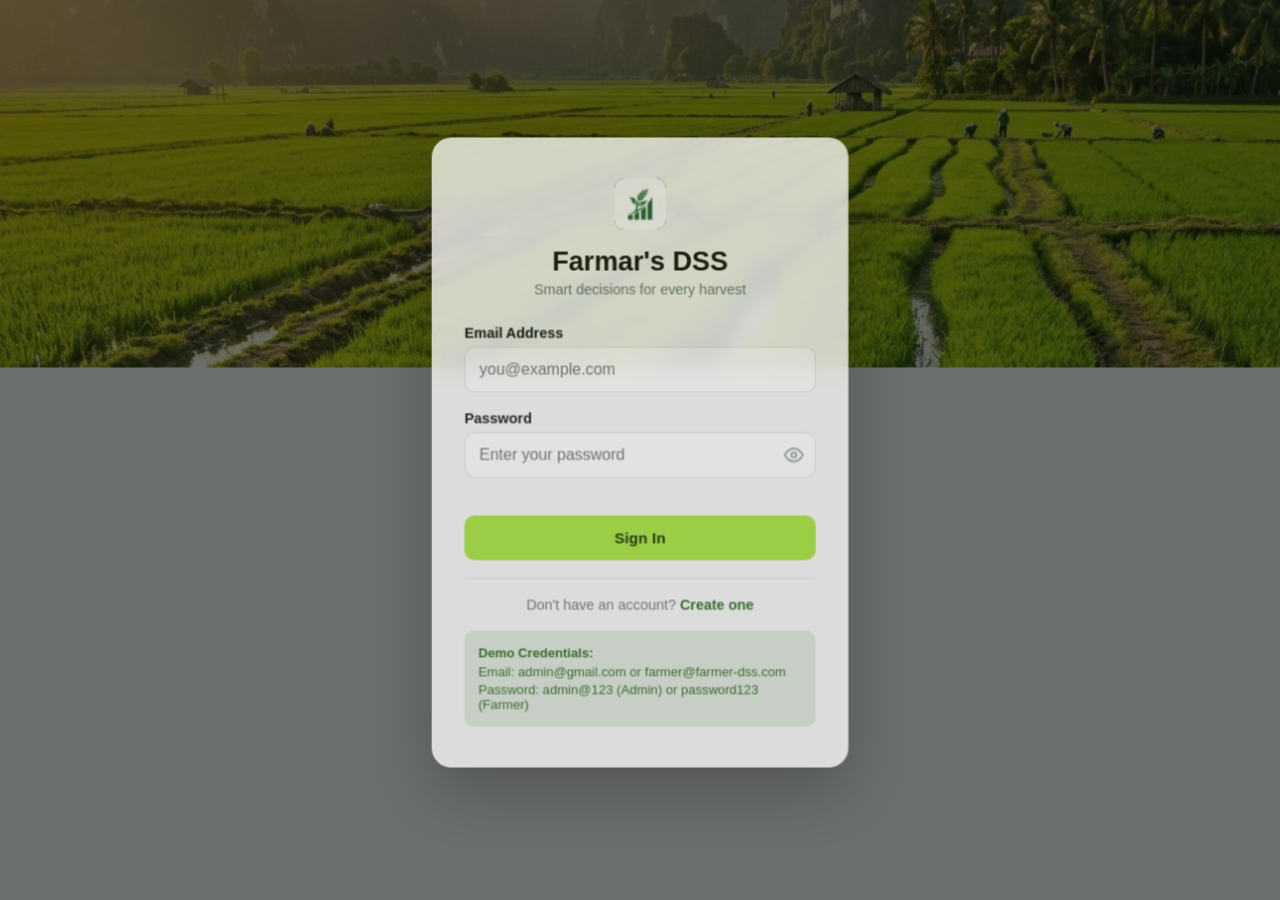
<file: index.html>
<!doctype html>
<html lang="en">
  <head>
    <meta charset="UTF-8" />
    <meta name="viewport" content="width=device-width, initial-scale=1.0" />
    <title>Farmar's DSS</title>
    <link rel="icon" type="image/png" href="logo.png" />
    <link rel="apple-touch-icon" href="logo.png" />
    <link rel="stylesheet" href="styles.css" />
  </head>
  <body>
    <div class="app-shell">
      <header class="topbar">
        <a class="brand" href="#dashboard" aria-label="Farmar's DSS home">
          <img src="logo.png" alt="Farmar's DSS Logo" class="brand-mark brand-logo" />
          <span>
            <span class="brand-label">Farmar's DSS</span>
            <span class="brand-subtitle"
              >Smart decisions for every harvest</span
            >
          </span>
        </a>

        <nav class="topnav" aria-label="Primary navigation">
          <a href="#dashboard" class="active">Dashboard</a>
          <a href="#crop-advisory">Crop Advisor</a>
          <a href="#calculator">Calculator</a>
          <a href="#market-watch">Market</a>
          <a href="#admin-panel" id="nav-admin" style="display: none;">Admin Panel</a>
        </nav>

        <div class="topbar-actions">
          <button class="icon-btn" id="warning-button" aria-label="View alerts">
            !
            <span class="badge" id="alert-count">2</span>
          </button>
          <div class="profile" id="profile-section">
            <div class="avatar" id="profile-avatar">A</div>
            <div class="profile-meta">
              <p id="profile-name">User</p>
              <span id="profile-role">Farmer</span>
            </div>
          </div>
          <button class="outline-button" id="logout-button" aria-label="Logout">
            Logout
          </button>
        </div>
      </header>

      <main class="pages">
        <section id="dashboard" class="page active">
          <div class="page-header">
            <div>
              <p class="eyebrow">Dashboard</p>
              <h1>Welcome back, Farmer!</h1>
              <p class="date-text" id="current-date">Loading date...</p>
            </div>
            <div class="status-pill">
              <span class="status-dot"></span>
              <span id="status-pill-text">System Online</span>
            </div>
          </div>

          <div class="dashboard-grid">
            <article class="panel weather-card">
              <div class="weather-top">
                <div>
                  <p class="label">Live Weather</p>
                  <h2 id="temp-value">29&deg;C</h2>
                  <p class="weather-copy" id="weather-copy">
                    Partly cloudy. Heavy rain expected tomorrow in Trincomalee.
                  </p>
                </div>
                <div class="weather-icon" aria-hidden="true">
                  <div class="sun"></div>
                  <div class="cloud"></div>
                </div>
              </div>
              <div class="advice-strip">
                <strong id="weather-risk">Rain Risk: High</strong>
                <span>Delay fertilizer application before heavy rain.</span>
              </div>
            </article>

            <article class="panel decision-card">
              <div class="card-header">
                <p class="label">Today's DSS Advice</p>
                <span>Auto summary</span>
              </div>
              <h2 id="daily-advice-title">
                Paddy is currently the safest match
              </h2>
              <p id="daily-advice-text">
                Based on Yala season, alluvial soil, irrigation water, and
                strong market demand.
              </p>
              <div class="score-row">
                <span>Recommendation confidence</span>
                <strong id="daily-score">92%</strong>
              </div>
            </article>
          </div>

          <div class="quick-row">
            <article class="metric-card">
              <p class="label">Decision Alerts</p>
              <strong id="warning-alerts">2 Critical Alerts</strong>
              <span>Rain and pest monitoring</span>
            </article>
            <article class="metric-card">
              <p class="label">Field Summary</p>
              <strong id="field-summary-value">12 Active Fields</strong>
              <span>6.8 acres under planning</span>
            </article>
            <article class="metric-card">
              <p class="label">System Logs</p>
              <strong id="system-logs-value">7 New Entries</strong>
              <span>Updated market and weather data</span>
            </article>
          </div>
        </section>

        <section id="crop-advisory" class="page">
          <div class="section-title">
            <p class="eyebrow">Advisory</p>
            <h1>Crop Advisory Engine</h1>
          </div>

          <div class="grid-two advisory-layout">
            <article class="panel advisory-inputs">
              <div class="card-header">
                <p class="label">Input Panel</p>
                <span>Change values and generate</span>
              </div>

              <div class="form-grid">
                <div class="form-group">
                  <label for="district">District</label>
                  <select id="district">
                    <option value="Trincomalee">Trincomalee</option>
                    <option value="Anuradhapura">Anuradhapura</option>
                    <option value="Jaffna">Jaffna</option>
                    <option value="Kandy">Kandy</option>
                  </select>
                </div>
                <div class="form-group">
                  <label for="soil-type">Soil Type</label>
                  <select id="soil-type">
                    <option value="Alluvial">Alluvial</option>
                    <option value="Laterite">Laterite</option>
                    <option value="Sandy">Sandy</option>
                    <option value="Clay">Clay</option>
                  </select>
                </div>
                <div class="form-group">
                  <label for="season-type">Current Season</label>
                  <select id="season-type">
                    <option value="Yala">Yala</option>
                    <option value="Maha">Maha</option>
                    <option value="Dry">Dry</option>
                  </select>
                </div>
                <div class="form-group">
                  <label for="water-source">Water Source</label>
                  <select id="water-source">
                    <option value="Irrigation">Irrigation</option>
                    <option value="Rainfed">Rainfed</option>
                    <option value="Groundwater">Groundwater</option>
                  </select>
                </div>
                <div class="form-group">
                  <label for="budget-level">Budget Level</label>
                  <select id="budget-level">
                    <option value="Medium">Medium</option>
                    <option value="Low">Low</option>
                    <option value="High">High</option>
                  </select>
                </div>
                <div class="form-group">
                  <label for="market-demand">Market Demand</label>
                  <select id="market-demand">
                    <option value="High">High</option>
                    <option value="Medium">Medium</option>
                    <option value="Low">Low</option>
                  </select>
                </div>
              </div>

              <button class="primary-button" id="generate-button">
                Generate Recommendations
              </button>
            </article>

            <article class="panel advisory-results">
              <div class="card-header">
                <p class="label">Best Match Crops</p>
                <span id="recommendation-summary"
                  >Top choices for current inputs</span
                >
              </div>
              <div class="match-cards" id="crop-results"></div>
            </article>
          </div>

          <article class="panel explanation-panel">
            <div class="card-header">
              <p class="label">Why This Recommendation?</p>
              <span>Explainable DSS output</span>
            </div>
            <ul class="reason-list" id="reason-list"></ul>
          </article>
        </section>

        <section id="calculator" class="page">
          <div class="section-title">
            <p class="eyebrow">Calculator</p>
            <h1>Input & Fertilizer Calculator</h1>
          </div>

          <div class="calculator-top">
            <div class="panel input-field">
              <label for="target-crop">Target Crop</label>
              <select id="target-crop">
                <option value="Paddy">Paddy</option>
                <option value="Maize">Maize</option>
                <option value="Chili">Chili</option>
                <option value="Red Onion">Red Onion</option>
              </select>
            </div>
            <div class="panel input-field">
              <label for="land-size">Land Size in Acres</label>
              <input
                id="land-size"
                type="number"
                min="0.25"
                step="0.25"
                value="2.5"
              />
            </div>
          </div>

          <article class="panel results-card">
            <div class="card-header">
              <p class="label">Required Fertilizer Dosage</p>
              <span id="calculator-note">Calculated for 2.5 acres</span>
            </div>
            <div class="results-grid">
              <div class="table-wrap">
                <table>
                  <thead>
                    <tr>
                      <th>Type</th>
                      <th>Kilograms</th>
                      <th>Application Schedule</th>
                    </tr>
                  </thead>
                  <tbody id="fertilizer-body"></tbody>
                </table>
              </div>
              <aside class="side-callout">
                <strong id="cost-estimate">Estimated cost: LKR 0</strong>
                <p id="fertilizer-tip">
                  Apply during early morning for maximum absorption.
                </p>
              </aside>
            </div>
          </article>
        </section>

        <section id="market-watch" class="page">
          <div class="section-title">
            <p class="eyebrow">Market</p>
            <h1>Live Crop Market Watch</h1>
          </div>

          <div class="grid-two market-layout">
            <article class="panel pricing-panel">
              <div class="card-header">
                <p class="label">Local Market Prices</p>
                <span>Current LKR/kg and weekly trends</span>
              </div>
              <div class="table-wrap">
                <table class="price-table">
                  <thead>
                    <tr>
                      <th>Crop</th>
                      <th>Price</th>
                      <th>Trend</th>
                      <th>Demand</th>
                    </tr>
                  </thead>
                  <tbody id="market-body"></tbody>
                </table>
              </div>
            </article>

            <article class="panel trend-panel">
              <div class="card-header">
                <p class="label">Profit Opportunity</p>
                <span>Simple DSS ranking</span>
              </div>
              <div class="profit-list" id="profit-list"></div>
            </article>
          </div>
          </section>

        <section id="admin-panel" class="page">
          <div class="section-title">
            <p class="eyebrow">Admin</p>
            <h1>Manage Market Prices</h1>
          </div>

          <article class="panel">
            <div class="card-header">
              <p class="label">Live Market Prices</p>
              <span>Update prices, demand, and trends</span>
            </div>
            <div class="table-wrap">
              <table class="price-table">
                <thead>
                  <tr>
                    <th>ID</th>
                    <th>Crop</th>
                    <th>Price per kg (LKR)</th>
                    <th>Trend</th>
                    <th>Demand</th>
                    <th>Actions</th>
                  </tr>
                </thead>
                <tbody id="admin-market-body">
                  <!-- Rendered via JS -->
                </tbody>
              </table>
            </div>
          </article>
        </section>
      </main>

      <div class="toast" id="toast" aria-live="polite"></div>

      <!-- Alert Popup Modal -->
      <div class="modal-overlay" id="alert-modal-overlay" aria-hidden="true">
        <div class="modal-card alert-modal-card" role="dialog" aria-modal="true" aria-labelledby="alert-modal-title">
          <button class="modal-close" id="alert-modal-close" aria-label="Close alerts">&#x2715;</button>
          <div class="modal-header">
            <div class="modal-crop-icon alert-icon">&#x26A0;</div>
            <div>
              <p class="eyebrow">Active Alerts</p>
              <h2 id="alert-modal-title">Decision Alerts</h2>
            </div>
          </div>
          <div class="modal-body" id="alert-modal-body"></div>
          <div class="modal-footer">
            <button class="outline-button" id="alert-modal-close-btn">Dismiss</button>
          </div>
        </div>
      </div>

      <div class="modal-overlay" id="modal-overlay" aria-hidden="true">
        <div
          class="modal-card"
          role="dialog"
          aria-modal="true"
          aria-labelledby="modal-title"
        >
          <button class="modal-close" id="modal-close" aria-label="Close modal">
            x
          </button>
          <div class="modal-header">
            <div class="modal-crop-icon" id="modal-icon"></div>
            <div>
              <p class="eyebrow">Growth Guide</p>
              <h2 id="modal-title">Crop Growth Guide</h2>
            </div>
          </div>
          <div class="modal-body">
            <p id="modal-description"></p>
            <ul id="modal-list"></ul>
          </div>
          <div class="modal-footer">
            <button class="outline-button" id="modal-close-btn">Close</button>
          </div>
        </div>
      </div>
    </div>

    <script src="script.js"></script>
  </body>
</html>
</file>
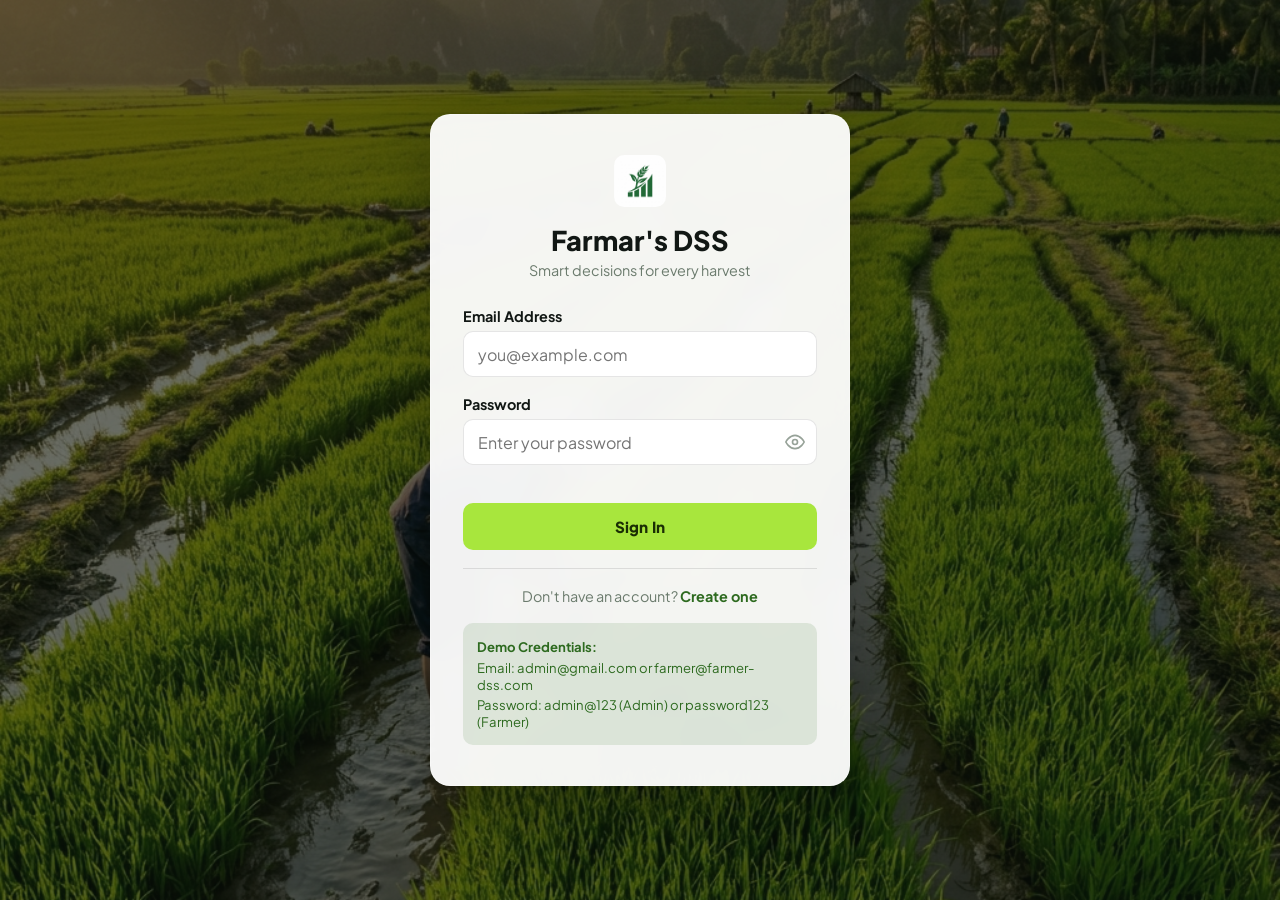
<file: login.html>
<!doctype html>
<html lang="en">
  <head>
    <meta charset="UTF-8" />
    <meta name="viewport" content="width=device-width, initial-scale=1.0" />
    <title>Login - Farmar's DSS</title>
    <link rel="icon" type="image/png" href="logo.png" />
    <link rel="apple-touch-icon" href="logo.png" />
    <link rel="stylesheet" href="styles.css" />
  </head>
  <body>
    <div class="auth-container">
      <div class="auth-card">
        <div class="auth-header">
          <img src="logo.png" alt="Farmar's DSS Logo" class="brand-mark-auth brand-logo-auth" />
          <h1>Farmar's DSS</h1>
          <p class="auth-subtitle">Smart decisions for every harvest</p>
        </div>

        <form id="login-form" class="auth-form">
          <div class="form-group">
            <label for="login-email">Email Address</label>
            <input
              id="login-email"
              type="email"
              name="email"
              placeholder="you@example.com"
              required
            />
          </div>

          <div class="form-group">
            <label for="login-password">Password</label>
            <div class="password-input-wrap">
              <input
                id="login-password"
                type="password"
                name="password"
                placeholder="Enter your password"
                required
              />
              <button type="button" class="password-toggle" aria-label="Show password">
                <svg class="icon-eye" xmlns="http://www.w3.org/2000/svg" width="20" height="20" viewBox="0 0 24 24" fill="none" stroke="currentColor" stroke-width="2" stroke-linecap="round" stroke-linejoin="round"><path d="M1 12s4-8 11-8 11 8 11 8-4 8-11 8-11-8-11-8z"></path><circle cx="12" cy="12" r="3"></circle></svg>
                <svg class="icon-eye-off" xmlns="http://www.w3.org/2000/svg" width="20" height="20" viewBox="0 0 24 24" fill="none" stroke="currentColor" stroke-width="2" stroke-linecap="round" stroke-linejoin="round" style="display:none;"><path d="M17.94 17.94A10.07 10.07 0 0 1 12 20c-7 0-11-8-11-8a18.45 18.45 0 0 1 5.06-5.94M9.9 4.24A9.12 9.12 0 0 1 12 4c7 0 11 8 11 8a18.5 18.5 0 0 1-2.16 3.19m-6.72-1.07a3 3 0 1 1-4.24-4.24"></path><line x1="1" y1="1" x2="23" y2="23"></line></svg>
              </button>
            </div>
          </div>

          <button type="submit" class="primary-button">Sign In</button>

          <p class="auth-error" id="login-error"></p>
        </form>

        <div class="auth-footer">
          <p>
            Don't have an account?
            <a href="register.html">Create one</a>
          </p>
        </div>

        <div class="demo-info">
          <p><strong>Demo Credentials:</strong></p>
          <p>Email: admin@gmail.com or farmer@farmer-dss.com</p>
          <p>Password: admin@123 (Admin) or password123 (Farmer)</p>
        </div>
      </div>
    </div>

    <script src="auth.js"></script>
  </body>
</html>
</file>
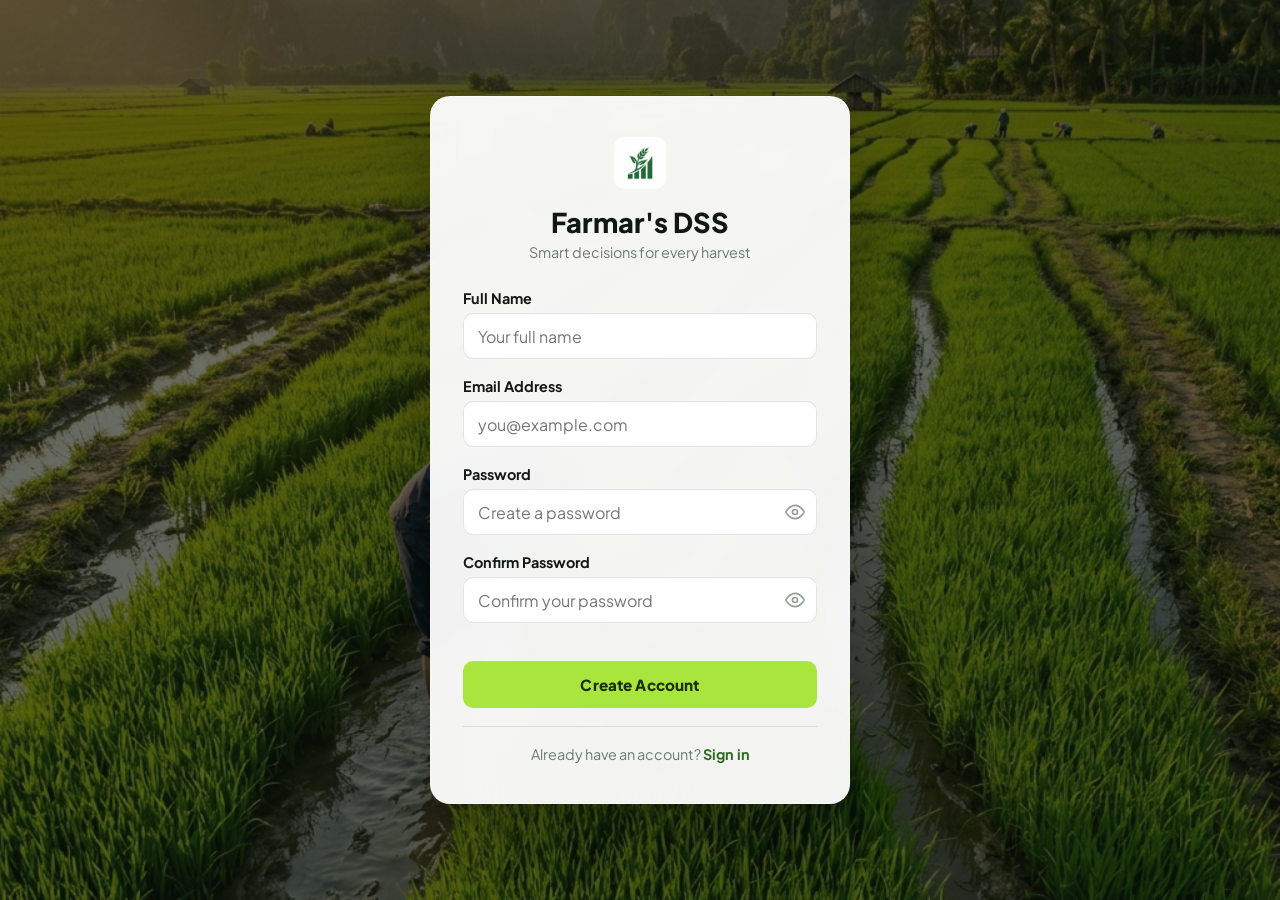
<file: register.html>
<!doctype html>
<html lang="en">
  <head>
    <meta charset="UTF-8" />
    <meta name="viewport" content="width=device-width, initial-scale=1.0" />
    <title>Register - Farmar's DSS</title>
    <link rel="icon" type="image/png" href="logo.png" />
    <link rel="apple-touch-icon" href="logo.png" />
    <link rel="stylesheet" href="styles.css" />
  </head>
  <body>
    <div class="auth-container">
      <div class="auth-card">
        <div class="auth-header">
          <img src="logo.png" alt="Farmar's DSS Logo" class="brand-mark-auth brand-logo-auth" />
          <h1>Farmar's DSS</h1>
          <p class="auth-subtitle">Smart decisions for every harvest</p>
        </div>

        <form id="register-form" class="auth-form">
          <div class="form-group">
            <label for="register-fullname">Full Name</label>
            <input
              id="register-fullname"
              type="text"
              name="fullName"
              placeholder="Your full name"
              required
            />
          </div>

          <div class="form-group">
            <label for="register-email">Email Address</label>
            <input
              id="register-email"
              type="email"
              name="email"
              placeholder="you@example.com"
              required
            />
          </div>

          <div class="form-group">
            <label for="register-password">Password</label>
            <div class="password-input-wrap">
              <input
                id="register-password"
                type="password"
                name="password"
                placeholder="Create a password"
                required
              />
              <button type="button" class="password-toggle" aria-label="Show password">
                <svg class="icon-eye" xmlns="http://www.w3.org/2000/svg" width="20" height="20" viewBox="0 0 24 24" fill="none" stroke="currentColor" stroke-width="2" stroke-linecap="round" stroke-linejoin="round"><path d="M1 12s4-8 11-8 11 8 11 8-4 8-11 8-11-8-11-8z"></path><circle cx="12" cy="12" r="3"></circle></svg>
                <svg class="icon-eye-off" xmlns="http://www.w3.org/2000/svg" width="20" height="20" viewBox="0 0 24 24" fill="none" stroke="currentColor" stroke-width="2" stroke-linecap="round" stroke-linejoin="round" style="display:none;"><path d="M17.94 17.94A10.07 10.07 0 0 1 12 20c-7 0-11-8-11-8a18.45 18.45 0 0 1 5.06-5.94M9.9 4.24A9.12 9.12 0 0 1 12 4c7 0 11 8 11 8a18.5 18.5 0 0 1-2.16 3.19m-6.72-1.07a3 3 0 1 1-4.24-4.24"></path><line x1="1" y1="1" x2="23" y2="23"></line></svg>
              </button>
            </div>
          </div>

          <div class="form-group">
            <label for="register-password-confirm">Confirm Password</label>
            <div class="password-input-wrap">
              <input
                id="register-password-confirm"
                type="password"
                name="passwordConfirm"
                placeholder="Confirm your password"
                required
              />
              <button type="button" class="password-toggle" aria-label="Show password">
                <svg class="icon-eye" xmlns="http://www.w3.org/2000/svg" width="20" height="20" viewBox="0 0 24 24" fill="none" stroke="currentColor" stroke-width="2" stroke-linecap="round" stroke-linejoin="round"><path d="M1 12s4-8 11-8 11 8 11 8-4 8-11 8-11-8-11-8z"></path><circle cx="12" cy="12" r="3"></circle></svg>
                <svg class="icon-eye-off" xmlns="http://www.w3.org/2000/svg" width="20" height="20" viewBox="0 0 24 24" fill="none" stroke="currentColor" stroke-width="2" stroke-linecap="round" stroke-linejoin="round" style="display:none;"><path d="M17.94 17.94A10.07 10.07 0 0 1 12 20c-7 0-11-8-11-8a18.45 18.45 0 0 1 5.06-5.94M9.9 4.24A9.12 9.12 0 0 1 12 4c7 0 11 8 11 8a18.5 18.5 0 0 1-2.16 3.19m-6.72-1.07a3 3 0 1 1-4.24-4.24"></path><line x1="1" y1="1" x2="23" y2="23"></line></svg>
              </button>
            </div>
          </div>

          <button type="submit" class="primary-button">Create Account</button>

          <p class="auth-error" id="register-error"></p>
        </form>

        <div class="auth-footer">
          <p>
            Already have an account?
            <a href="login.html">Sign in</a>
          </p>
        </div>
      </div>
    </div>

    <script src="auth.js"></script>
  </body>
</html>
</file>
<file: styles.css>
/* =====================================================
   FARMERS DSS — Complete Redesign
   Inspired by: Agri-tech website (dark nav, lime accent,
   paddy-field hero, white content sections)
   ===================================================== */

@import url('https://fonts.googleapis.com/css2?family=Plus+Jakarta+Sans:wght@400;500;600;700;800;900&display=swap');

/* ── TOKENS ─────────────────────────────────────────── */
:root {
  font-family: 'Plus Jakarta Sans', 'Segoe UI', sans-serif;

  /* Core palette */
  --bg:          #ffffff;
  --bg-soft:     #f4f7f3;
  --nav-bg:      #1a1f1b;        /* almost-black olive */
  --dark:        #121712;
  --dark-card:   #1e2720;
  --text:        #111714;
  --text-light:  #ffffff;
  --muted:       #6b7b6d;
  --muted-light: rgba(255,255,255,0.65);

  /* Accent — lime / yellow-green */
  --accent:      #a8e63d;        /* bright lime */
  --accent-dark: #7ab52a;
  --accent-text: #1a2e04;        /* dark text on lime button */

  /* Forest green for secondary emphasis */
  --green:       #2d6a1f;
  --green-soft:  rgba(45,106,31,0.12);

  /* Borders & shadows */
  --border:      rgba(0,0,0,0.1);
  --border-dark: rgba(255,255,255,0.1);
  --shadow:      0 4px 24px rgba(0,0,0,0.08);
  --shadow-lg:   0 12px 48px rgba(0,0,0,0.15);

  /* Feedback */
  --warning:     #f59e0b;
  --danger:      #ef4444;
  --success:     #22c55e;
}

/* ── RESET ──────────────────────────────────────────── */
*, *::before, *::after { box-sizing: border-box; margin: 0; padding: 0; }
html { scroll-behavior: smooth; }

body {
  background: var(--bg);
  color: var(--text);
  font-family: 'Plus Jakarta Sans', 'Segoe UI', sans-serif;
  -webkit-font-smoothing: antialiased;
  min-height: 100vh;
}

img { display: block; max-width: 100%; }
button, input, select, textarea { font: inherit; }
button:disabled { cursor: wait; opacity: 0.7; }

/* ── APP SHELL ──────────────────────────────────────── */
.app-shell { min-height: 100vh; display: flex; flex-direction: column; }

/* ── TOP BAR ────────────────────────────────────────── */
.topbar {
  display: flex;
  align-items: center;
  justify-content: space-between;
  gap: 24px;
  padding: 0 40px;
  height: 64px;
  background: var(--nav-bg);
  position: sticky;
  top: 0;
  z-index: 100;
  border-bottom: 1px solid var(--border-dark);
}

/* Brand */
.brand {
  display: flex;
  align-items: center;
  gap: 10px;
  color: var(--text-light);
  text-decoration: none;
  min-width: 180px;
}

.brand-mark {
  width: 36px; height: 36px;
  border-radius: 8px;
  background: var(--accent);
  display: grid; place-items: center;
  color: var(--accent-text);
  font-weight: 900;
  font-size: 1.1rem;
}

img.brand-logo {
  width: 36px; height: 36px;
  border-radius: 8px;
  object-fit: cover;
}

img.brand-logo-auth {
  width: 52px; height: 52px;
  border-radius: 10px;
  object-fit: cover;
  display: block;
  margin: 0 auto 16px;
}

.brand-label { font-weight: 800; font-size: 1rem; color: #fff; display: block; }
.brand-subtitle { font-size: 0.75rem; color: var(--muted-light); display: block; }

/* Nav links */
.topnav {
  display: flex;
  align-items: center;
  gap: 2px;
  flex: 1;
  justify-content: center;
}

.topnav a {
  padding: 8px 14px;
  border-radius: 6px;
  color: rgba(255,255,255,0.6);
  text-decoration: none;
  font-weight: 600;
  font-size: 0.9rem;
  transition: color 0.2s, background 0.2s;
}

.topnav a:hover { color: #fff; background: rgba(255,255,255,0.08); }

.topnav a.active {
  color: var(--accent);
  background: rgba(168,230,61,0.1);
}

/* Topbar actions */
.topbar-actions { display: flex; align-items: center; gap: 10px; }

.icon-btn {
  position: relative;
  width: 36px; height: 36px;
  border: 1px solid var(--border-dark);
  border-radius: 8px;
  background: rgba(255,255,255,0.08);
  color: var(--warning);
  font-weight: 800;
  cursor: pointer;
  display: grid; place-items: center;
  transition: background 0.2s;
}
.icon-btn:hover { background: rgba(255,255,255,0.15); }

.badge {
  position: absolute; top: -6px; right: -6px;
  min-width: 18px; height: 18px;
  padding: 0 4px;
  border-radius: 999px;
  background: var(--danger);
  color: #fff;
  font-size: 0.65rem;
  font-weight: 800;
  display: grid; place-items: center;
}

.profile {
  display: flex; align-items: center; gap: 8px;
  padding: 5px 10px;
  border: 1px solid var(--border-dark);
  border-radius: 8px;
  background: rgba(255,255,255,0.06);
  cursor: pointer;
}

.avatar {
  width: 30px; height: 30px;
  border-radius: 50%;
  background: var(--accent);
  color: var(--accent-text);
  font-weight: 800;
  font-size: 0.85rem;
  display: grid; place-items: center;
}

.profile-meta p { font-weight: 700; color: #fff; font-size: 0.85rem; }
.profile-meta span { color: var(--muted-light); font-size: 0.75rem; }

/* ── MAIN CONTENT ───────────────────────────────────── */
.pages {
  width: min(1200px, calc(100% - 40px));
  margin: 32px auto 64px;
  flex: 1;
}

/* Page transitions */
.page { display: none; opacity: 0; transform: translateY(12px); }
.page.active { display: block; animation: page-enter 0.3s ease forwards; }

@keyframes page-enter {
  from { opacity: 0; transform: translateY(12px); }
  to   { opacity: 1; transform: translateY(0); }
}

/* ── PAGE HEADER ────────────────────────────────────── */
.page-header, .section-title {
  display: flex;
  align-items: flex-end;
  justify-content: space-between;
  gap: 20px;
  margin-bottom: 24px;
}

.page-header h1, .section-title h1 {
  font-size: clamp(1.8rem, 4vw, 2.6rem);
  font-weight: 900;
  line-height: 1.15;
  color: var(--text);
}

.eyebrow, .label {
  margin: 0 0 6px;
  color: var(--green);
  font-size: 0.78rem;
  font-weight: 800;
  letter-spacing: 0.08em;
  text-transform: uppercase;
}

.date-text { color: var(--muted); font-size: 0.9rem; }

/* ── STATUS PILL ────────────────────────────────────── */
.status-pill {
  display: flex; align-items: center; gap: 8px;
  padding: 8px 14px;
  border-radius: 999px;
  background: var(--green-soft);
  color: var(--green);
  font-weight: 700;
  font-size: 0.85rem;
}

.status-dot {
  width: 8px; height: 8px;
  border-radius: 50%;
  background: var(--success);
  animation: pulse-dot 2s ease-in-out infinite;
}

@keyframes pulse-dot {
  0%, 100% { box-shadow: 0 0 0 0 rgba(34,197,94,0.5); }
  50%       { box-shadow: 0 0 0 5px rgba(34,197,94,0); }
}

/* ── GRIDS ──────────────────────────────────────────── */
.dashboard-grid, .grid-two { display: grid; gap: 20px; grid-template-columns: 2fr 1.2fr; }
.quick-row        { display: grid; gap: 16px; grid-template-columns: repeat(3, 1fr); margin-top: 20px; }
.calculator-top   { display: grid; gap: 20px; grid-template-columns: repeat(2, 1fr); margin-bottom: 20px; }
.form-grid        { display: grid; gap: 16px; grid-template-columns: repeat(2, 1fr); }
.match-cards      { display: grid; gap: 14px; }
.profit-list      { display: grid; gap: 12px; }
.advisory-layout  { display: grid; grid-template-columns: 1fr 1.2fr; align-items: start; }
.results-grid     { display: grid; grid-template-columns: minmax(0, 2fr) minmax(260px, 1fr); gap: 20px; }

/* ── CARDS / PANELS ─────────────────────────────────── */
.panel, .metric-card {
  background: var(--bg);
  border: 1px solid var(--border);
  border-radius: 14px;
  box-shadow: var(--shadow);
  transition: transform 0.22s ease, box-shadow 0.22s ease;
}

.panel { padding: 24px; }
.metric-card { padding: 22px; }

.panel:hover, .metric-card:hover {
  transform: translateY(-3px);
  box-shadow: var(--shadow-lg);
}

.metric-card strong {
  display: block;
  margin: 8px 0 6px;
  font-size: 1.5rem;
  font-weight: 900;
  color: var(--text);
}

.metric-card span { color: var(--muted); font-size: 0.88rem; }

/* ── WEATHER CARD ───────────────────────────────────── */
.weather-top { display: flex; align-items: center; justify-content: space-between; gap: 24px; }
.weather-card h2 { margin: 8px 0; font-size: clamp(2.8rem, 6vw, 4rem); font-weight: 900; line-height: 1; }
.weather-copy, #daily-advice-text { color: var(--muted); line-height: 1.6; }

.weather-icon { position: relative; flex: 0 0 90px; height: 80px; }
.sun {
  position: absolute; top: 6px; left: 8px;
  width: 42px; height: 42px;
  border-radius: 50%;
  background: #facc15;
  box-shadow: 0 0 20px rgba(250,204,21,0.4);
}
.cloud {
  position: absolute; right: 2px; bottom: 10px;
  width: 68px; height: 34px;
  border-radius: 999px;
  background: #e2e8f0;
  box-shadow: -16px -9px 0 1px #f1f5f9;
}

/* ── ADVICE STRIP ───────────────────────────────────── */
.advice-strip {
  margin-top: 16px;
  padding: 12px 16px;
  border-left: 4px solid var(--warning);
  border-radius: 8px;
  background: #fffbeb;
}
.advice-strip strong, .advice-strip span { display: block; }
.advice-strip span { margin-top: 4px; color: #92400e; font-size: 0.9rem; }

/* ── CARD HEADER ────────────────────────────────────── */
.card-header {
  display: flex; align-items: center; justify-content: space-between;
  gap: 12px;
  margin-bottom: 18px;
  border-bottom: 1px solid var(--border);
  padding-bottom: 12px;
}
.card-header span { color: var(--muted); font-size: 0.85rem; }

/* ── SCORE ROW ──────────────────────────────────────── */
.score-row {
  display: flex; align-items: center; justify-content: space-between;
  gap: 12px; margin-top: 20px; padding-top: 14px;
  border-top: 1px solid var(--border);
  color: var(--muted);
}
.score-row strong { color: var(--green); font-size: 1.5rem; font-weight: 900; }

/* ── DECISION CARD ──────────────────────────────────── */
.decision-card h2 { margin: 0 0 12px; font-size: clamp(1.3rem, 3vw, 1.9rem); font-weight: 800; }

/* ── FORM ELEMENTS ──────────────────────────────────── */
.form-group, .input-field { display: grid; gap: 6px; }
label { color: var(--text); font-weight: 700; font-size: 0.9rem; }

select, input, textarea {
  width: 100%;
  min-height: 46px;
  padding: 0 14px;
  border: 1.5px solid var(--border);
  border-radius: 10px;
  background: var(--bg);
  color: var(--text);
  outline: none;
  transition: border-color 0.2s, box-shadow 0.2s;
}

select:focus, input:focus, textarea:focus {
  border-color: var(--green);
  box-shadow: 0 0 0 3px var(--green-soft);
}

/* ── BUTTONS ────────────────────────────────────────── */
.primary-button, .outline-button {
  border: 0;
  border-radius: 10px;
  cursor: pointer;
  font-weight: 800;
  font-size: 0.95rem;
  transition: transform 0.15s ease, box-shadow 0.2s ease;
}

.primary-button {
  width: 100%;
  margin-top: 20px;
  padding: 14px 20px;
  background: var(--accent);
  color: var(--accent-text);
  letter-spacing: 0.01em;
}
.primary-button:hover { transform: translateY(-2px); box-shadow: 0 6px 20px rgba(168,230,61,0.3); }
.primary-button:active { transform: scale(0.98); }

.outline-button {
  padding: 9px 14px;
  background: transparent;
  color: var(--green);
  border: 1.5px solid var(--green);
  transition: background 0.2s, color 0.2s;
}
.outline-button:hover { background: var(--green); color: #fff; }

/* ── CROP / PROFIT CARDS ────────────────────────────── */
.crop-card, .profit-card {
  padding: 16px;
  border: 1.5px solid var(--border);
  border-radius: 12px;
  background: var(--bg);
  transition: transform 0.2s ease, box-shadow 0.2s ease, border-color 0.2s;
}
.crop-card { cursor: pointer; }
.crop-card:hover, .profit-card:hover { border-color: var(--accent); transform: translateY(-3px); box-shadow: var(--shadow-lg); }
.crop-card-top, .profit-card-top { display: flex; align-items: center; justify-content: space-between; gap: 12px; }
.crop-card h3, .profit-card h3 { margin: 0; font-size: 1.1rem; font-weight: 800; }
.crop-card p, .profit-card p { margin: 8px 0 0; line-height: 1.5; color: var(--muted); }

.score-badge {
  flex: 0 0 auto;
  padding: 5px 10px;
  border-radius: 999px;
  background: var(--green-soft);
  color: var(--green);
  font-weight: 800;
  font-size: 0.85rem;
}

.crop-tags { display: flex; flex-wrap: wrap; gap: 6px; margin: 12px 0; }
.crop-tags span {
  padding: 4px 9px;
  border-radius: 999px;
  background: var(--bg-soft);
  color: var(--muted);
  font-size: 0.78rem;
  font-weight: 600;
  border: 1px solid var(--border);
}

.explanation-panel { margin-top: 18px; }
.reason-list { margin: 0; padding-left: 20px; color: var(--muted); line-height: 1.75; }

/* ── TABLE ──────────────────────────────────────────── */
.table-wrap { overflow-x: auto; }
table { width: 100%; min-width: 540px; border-collapse: collapse; }
th, td { padding: 12px 14px; text-align: left; border-bottom: 1px solid var(--border); }
th { color: var(--muted); font-size: 0.78rem; text-transform: uppercase; letter-spacing: 0.05em; font-weight: 700; }
td { font-weight: 600; color: var(--text); }

/* ── SIDE CALLOUT ───────────────────────────────────── */
.side-callout {
  min-height: 140px;
  padding: 20px;
  border-left: 4px solid var(--green);
  border-radius: 8px;
  background: var(--green-soft);
  color: var(--green);
}
.side-callout p { margin: 10px 0 0; line-height: 1.55; color: var(--green); }

/* ── TREND BADGES ───────────────────────────────────── */
.trend {
  display: inline-grid;
  place-items: center;
  min-width: 48px; height: 28px;
  border-radius: 999px;
  font-weight: 800;
  font-size: 0.82rem;
}
.trend.up   { background: var(--green-soft);          color: var(--green); }
.trend.down { background: rgba(239,68,68,0.1);        color: #b91c1c; }
.trend.stable { background: rgba(245,158,11,0.1);     color: var(--warning); }

/* ── TOAST ──────────────────────────────────────────── */
.toast {
  position: fixed;
  left: 50%; bottom: 24px;
  z-index: 200;
  width: min(460px, calc(100% - 32px));
  padding: 14px 18px;
  border-radius: 12px;
  background: var(--dark);
  color: #fff;
  text-align: center;
  transform: translateX(-50%) translateY(20px);
  opacity: 0;
  pointer-events: none;
  transition: 0.25s ease;
  border: 1px solid rgba(255,255,255,0.1);
}
.toast.show { opacity: 1; transform: translateX(-50%) translateY(0); box-shadow: var(--shadow-lg); }
.toast strong { color: var(--accent); }

/* ── MODAL ──────────────────────────────────────────── */
.modal-overlay {
  position: fixed; inset: 0;
  z-index: 150;
  display: grid; place-items: center;
  padding: 20px;
  background: rgba(0,0,0,0.45);
  backdrop-filter: blur(4px);
  opacity: 0; visibility: hidden;
  transition: 0.22s ease;
}
.modal-overlay.active { opacity: 1; visibility: visible; }

.modal-card {
  position: relative;
  width: min(680px, 100%);
  max-height: 90vh;
  overflow-y: auto;
  padding: 28px;
  border-radius: 16px;
  background: var(--bg);
  border: 1px solid var(--border);
  box-shadow: var(--shadow-lg);
  animation: modal-enter 0.25s ease;
}

@keyframes modal-enter {
  from { opacity: 0; transform: scale(0.96) translateY(10px); }
  to   { opacity: 1; transform: scale(1) translateY(0); }
}

.modal-close {
  position: absolute; top: 16px; right: 16px;
  width: 34px; height: 34px;
  border: 1.5px solid var(--border);
  border-radius: 8px;
  background: var(--bg-soft);
  display: flex; align-items: center; justify-content: center;
  cursor: pointer;
  color: var(--text);
  font-size: 1rem;
  font-weight: 700;
  transition: background 0.2s;
}
.modal-close:hover { background: var(--border); }

.modal-header { display: flex; align-items: center; gap: 14px; padding-right: 44px; }
.modal-crop-icon { width: 46px; height: 46px; border-radius: 10px; background: var(--accent); }
.modal-header h2 { margin: 0; font-size: 1.4rem; font-weight: 900; }
.modal-body { margin-top: 18px; color: var(--muted); line-height: 1.7; }
.modal-footer { display: flex; justify-content: flex-end; margin-top: 20px; }

/* ── AUTH PAGES ─────────────────────────────────────── */
.auth-container {
  min-height: 100vh;
  display: grid; place-items: center;
  padding: 20px;
  background:
    url('paddy_hero.png') center/cover no-repeat;
  position: relative;
}

.auth-container::before {
  content: '';
  position: absolute; inset: 0;
  background: rgba(10,18,10,0.6);
}

.auth-card {
  position: relative; z-index: 1;
  width: 100%;
  max-width: 420px;
  padding: 40px 32px;
  border-radius: 20px;
  background: rgba(255,255,255,0.95);
  backdrop-filter: blur(12px);
  border: 1px solid rgba(255,255,255,0.3);
  box-shadow: 0 24px 64px rgba(0,0,0,0.3);
  animation: modal-enter 0.4s ease;
}

.auth-header { text-align: center; margin-bottom: 28px; }
.brand-mark-auth {
  width: 52px; height: 52px;
  display: grid; place-items: center;
  border-radius: 12px;
  background: var(--dark);
  color: var(--accent);
  font-weight: 900; font-size: 1.4rem;
  margin: 0 auto 14px;
}

.auth-header h1 { margin: 0 0 4px; font-size: 1.7rem; font-weight: 900; color: var(--text); }
.auth-subtitle { color: var(--muted); font-size: 0.9rem; }

.auth-form { display: grid; gap: 18px; margin-bottom: 18px; }

.auth-error {
  color: var(--danger);
  font-size: 0.88rem;
  padding: 10px 14px;
  border-radius: 8px;
  background: rgba(239,68,68,0.08);
  border: 1px solid rgba(239,68,68,0.2);
  display: none;
}

.auth-footer {
  text-align: center;
  padding-top: 18px;
  border-top: 1px solid var(--border);
  color: var(--muted);
  font-size: 0.9rem;
}
.auth-footer a { color: var(--green); text-decoration: none; font-weight: 700; }
.auth-footer a:hover { text-decoration: underline; }

.demo-info {
  margin-top: 18px;
  padding: 12px 14px;
  border-radius: 10px;
  background: var(--green-soft);
  font-size: 0.82rem;
  color: var(--green);
}
.demo-info p { margin: 3px 0; }
.demo-info strong { display: block; margin-bottom: 4px; }

/* ── PASSWORD TOGGLE ────────────────────────────────── */
.password-input-wrap { position: relative; display: flex; align-items: center; }
.password-input-wrap input { padding-right: 42px; }
.password-toggle {
  position: absolute; right: 12px;
  background: none; border: none;
  cursor: pointer; padding: 0;
  color: var(--muted);
  font-size: 1rem; opacity: 0.7;
  transition: opacity 0.2s;
  display: flex; align-items: center;
}
.password-toggle:hover { opacity: 1; }

/* ── ALERT MODAL ────────────────────────────────────── */
.alert-modal-card { border-top: 4px solid var(--warning); }
.alert-icon {
  display: grid; place-items: center;
  font-size: 1.5rem;
  background: rgba(245,158,11,0.1);
  color: var(--warning);
  border: 1px solid rgba(245,158,11,0.2);
}
.alert-list { list-style: none; display: grid; gap: 10px; }
.alert-list li {
  display: flex; gap: 12px; align-items: flex-start;
  padding: 12px 14px;
  border-radius: 8px;
  background: rgba(245,158,11,0.07);
  border-left: 4px solid var(--warning);
}
.alert-list li.alert-critical { background: rgba(239,68,68,0.08); border-left-color: var(--danger); }
.alert-badge {
  flex: 0 0 auto;
  padding: 3px 8px;
  border-radius: 999px;
  font-size: 0.7rem;
  font-weight: 800;
  text-transform: uppercase;
  background: var(--warning);
  color: #fff;
}
.alert-critical .alert-badge { background: var(--danger); }
.alert-text { flex: 1; }
.alert-text strong { display: block; margin-bottom: 3px; color: var(--text); }
.alert-text span { font-size: 0.86rem; color: var(--muted); }

/* ── WEATHER STATES ─────────────────────────────────── */
.weather-loading { opacity: 0.5; font-style: italic; }

/* ── DISTRICT WEATHER GRID ──────────────────────────── */
.district-weather-grid {
  display: grid;
  grid-template-columns: repeat(4, minmax(0,1fr));
  gap: 14px;
  margin-bottom: 10px;
}
.dwc-loading { grid-column: 1/-1; padding: 20px; text-align: center; color: var(--muted); font-style: italic; }

.district-weather-card {
  background: var(--bg);
  border: 1px solid var(--border);
  border-radius: 12px;
  padding: 18px;
  box-shadow: var(--shadow);
  border-top: 4px solid var(--border);
  transition: transform 0.2s ease, box-shadow 0.2s ease;
}
.district-weather-card:hover { transform: translateY(-3px); box-shadow: var(--shadow-lg); }
.district-weather-card.risk-high   { border-top-color: var(--danger); }
.district-weather-card.risk-medium { border-top-color: var(--warning); }
.district-weather-card.risk-low    { border-top-color: var(--success); }

.dwc-header { display: flex; justify-content: space-between; align-items: center; margin-bottom: 10px; }
.dwc-district { font-weight: 800; font-size: 0.95rem; color: var(--text); }
.dwc-temp { font-size: 1.5rem; font-weight: 900; color: var(--green); }
.dwc-text { font-size: 0.82rem; color: var(--muted); line-height: 1.5; margin: 0 0 10px; }
.dwc-footer { display: flex; justify-content: space-between; align-items: center; flex-wrap: wrap; gap: 6px; }
.dwc-risk { font-size: 0.75rem; font-weight: 800; padding: 3px 9px; border-radius: 999px; background: var(--bg-soft); color: var(--muted); }
.district-weather-card.risk-high  .dwc-risk { background: rgba(239,68,68,0.1); color: #b91c1c; }
.district-weather-card.risk-medium .dwc-risk { background: rgba(245,158,11,0.1); color: var(--warning); }
.district-weather-card.risk-low   .dwc-risk { background: var(--green-soft); color: var(--green); }
.dwc-wind { font-size: 0.75rem; color: var(--muted); }

/* ── SKELETON LOADER ────────────────────────────────── */
.skeleton-card { background: var(--bg); border: 1px solid var(--border); border-radius: 12px; padding: 18px; }
.skeleton-line {
  border-radius: 6px;
  background: linear-gradient(90deg, var(--bg-soft) 25%, #e8ede6 50%, var(--bg-soft) 75%);
  background-size: 200% 100%;
  animation: shimmer 1.4s infinite;
}
.skeleton-line.s-short  { height: 12px; width: 50%; margin-bottom: 10px; }
.skeleton-line.s-big    { height: 38px; width: 65%; margin-bottom: 10px; }
.skeleton-line.s-medium { height: 12px; width: 80%; margin-bottom: 14px; }
.skeleton-line.s-full   { height: 34px; width: 100%; border-radius: 6px; }

@keyframes shimmer {
  0%   { background-position: 200% 0; }
  100% { background-position: -200% 0; }
}

/* ── CARD ANIMATIONS ────────────────────────────────── */
.metric-card strong { transition: color 0.4s ease; }
.metric-card.highlight strong { color: var(--green); }

/* ── ADMIN PANEL ────────────────────────────────────── */
.admin-input-small {
  width: 100%; max-width: 140px;
  min-height: 36px; padding: 0 8px;
  border: 1.5px solid var(--border);
  border-radius: 8px;
  background: var(--bg); color: var(--text);
  outline: none; font-size: 0.88rem;
}
.admin-input-small:focus { border-color: var(--green); box-shadow: 0 0 0 3px var(--green-soft); }

.admin-add-form { display: flex; flex-direction: column; gap: 18px; margin-top: 14px; }
.admin-add-form .form-section-title {
  margin-top: 1.2rem;
  font-weight: 800;
  color: var(--green);
  border-bottom: 2px solid var(--green-soft);
  padding-bottom: 6px;
  font-size: 1rem;
}

.checkbox-options label { transition: color 0.2s; cursor: pointer; font-weight: 600; }
.checkbox-options label:hover { color: var(--green); }
.checkbox-options input[type="checkbox"] { cursor: pointer; accent-color: var(--green); }

.fertilizer-name-badge {
  font-weight: 800; font-size: 0.88rem;
  color: var(--green);
  background: var(--green-soft);
  border: 1px solid var(--border);
  padding: 7px 12px;
  border-radius: 8px;
  text-align: center;
}

/* ── HOW IT WORKS ───────────────────────────────────── */
.hiw-hero {
  display: grid;
  grid-template-columns: 1fr auto;
  align-items: center;
  gap: 32px;
  padding: 40px;
  border-radius: 16px;
  background: var(--dark-card);
  border: 1px solid var(--border-dark);
  margin-bottom: 2.5rem;
  box-shadow: var(--shadow-lg);
  position: relative;
  overflow: hidden;
}
.hiw-hero::before {
  content: '';
  position: absolute; inset: 0;
  background: url('paddy_hero.png') center/cover no-repeat;
  opacity: 0.15;
}
.hiw-hero-text { position: relative; z-index: 1; }
.hiw-hero-text h2 {
  margin: 0 0 12px;
  font-size: clamp(1.4rem, 3vw, 2rem);
  font-weight: 900;
  color: #fff;
}
.hiw-accent { color: var(--accent); }
.hiw-hero-text p { margin: 0; color: var(--muted-light); line-height: 1.7; }
.hiw-hero-badge { text-align: center; flex-shrink: 0; position: relative; z-index: 1; }

.hiw-badge-ring {
  width: 100px; height: 100px;
  border-radius: 50%;
  background: rgba(255,255,255,0.05);
  border: 3px solid var(--accent);
  display: grid; place-items: center;
  margin: 0 auto 10px;
  animation: badge-breathe 3s ease-in-out infinite;
}
@keyframes badge-breathe {
  0%, 100% { box-shadow: 0 0 0 6px rgba(168,230,61,0.1); }
  50%       { box-shadow: 0 0 0 16px rgba(168,230,61,0.04); }
}
.hiw-badge-icon { font-size: 2.2rem; }
.hiw-hero-badge p { margin: 0; font-size: 0.75rem; font-weight: 800; color: var(--accent); text-transform: uppercase; letter-spacing: 0.06em; }

.hiw-steps-title h2, .hiw-features-title h2 { margin: 4px 0 0; font-size: 1.4rem; font-weight: 800; }
.hiw-steps-title, .hiw-features-title { margin-bottom: 1rem; }

.hiw-steps { display: grid; gap: 0; position: relative; margin-bottom: 2.5rem; }
.hiw-steps::before {
  content: '';
  position: absolute; left: 21px; top: 22px; bottom: 22px;
  width: 2px;
  background: linear-gradient(to bottom, var(--accent), var(--border));
  border-radius: 2px;
}

.hiw-step { display: flex; gap: 22px; align-items: flex-start; padding: 16px 0; position: relative; }
.hiw-step-num {
  flex: 0 0 44px; width: 44px; height: 44px;
  border-radius: 50%;
  background: var(--dark);
  color: var(--accent);
  font-weight: 900; font-size: 1rem;
  display: grid; place-items: center;
  position: relative; z-index: 1;
  border: 2px solid var(--accent);
  flex-shrink: 0;
  transition: transform 0.2s, box-shadow 0.2s;
}
.hiw-step:hover .hiw-step-num { transform: scale(1.1); box-shadow: 0 0 0 8px rgba(168,230,61,0.1); }
.hiw-step-body { padding-top: 8px; }
.hiw-step-body h3 { margin: 0 0 5px; font-size: 1rem; font-weight: 800; }
.hiw-step-body p { margin: 0; color: var(--muted); line-height: 1.65; }

.hiw-features {
  display: grid;
  grid-template-columns: repeat(3, minmax(0,1fr));
  gap: 14px;
  margin-bottom: 2.5rem;
}
.hiw-feature-card {
  padding: 22px;
  background: var(--bg);
  border: 1.5px solid var(--border);
  border-radius: 12px;
  transition: transform 0.2s, box-shadow 0.2s, border-color 0.2s;
}
.hiw-feature-card:hover { transform: translateY(-4px); box-shadow: var(--shadow-lg); border-color: var(--accent); }
.hiw-feature-icon { width: 44px; height: 44px; border-radius: 10px; display: grid; place-items: center; font-size: 1.3rem; margin-bottom: 12px; }
.hiw-feature-card h3 { margin: 0 0 7px; font-size: 1rem; font-weight: 800; }
.hiw-feature-card p { margin: 0; font-size: 0.88rem; color: var(--muted); line-height: 1.6; }

.hiw-cta {
  padding: 48px 40px;
  border-radius: 16px;
  background: var(--dark);
  color: #fff;
  text-align: center;
  margin-bottom: 2rem;
  position: relative; overflow: hidden;
}
.hiw-cta::before {
  content: '';
  position: absolute; inset: 0;
  background: url('paddy_hero.png') center/cover no-repeat;
  opacity: 0.1;
}
.hiw-cta h2 { position: relative; margin: 0 0 10px; font-size: clamp(1.3rem,3vw,1.9rem); font-weight: 900; }
.hiw-cta p  { position: relative; margin: 0 0 24px; color: rgba(255,255,255,0.8); }
.hiw-cta-btn {
  position: relative;
  display: inline-block; width: auto;
  padding: 14px 36px; margin-top: 0;
  background: var(--accent);
  color: var(--accent-text) !important;
  border-radius: 10px;
  font-weight: 800; font-size: 1rem;
  cursor: pointer; border: none;
  transition: transform 0.2s, box-shadow 0.2s;
}
.hiw-cta-btn:hover { transform: translateY(-2px); box-shadow: 0 8px 24px rgba(168,230,61,0.3); }

/* ── DASHBOARD HERO BANNER ──────────────────────────── */
.dashboard-hero {
  position: relative;
  border-radius: 20px;
  overflow: hidden;
  margin-bottom: 24px;
  min-height: 340px;
  display: flex;
  align-items: flex-end;
  background: url('paddy_hero.png') center/cover no-repeat;
}
.dashboard-hero::after {
  content: '';
  position: absolute; inset: 0;
  background: linear-gradient(to top, rgba(0,0,0,0.75) 0%, rgba(0,0,0,0.2) 60%, transparent 100%);
}
.dashboard-hero-content {
  position: relative; z-index: 1;
  padding: 32px 36px;
  color: #fff;
}
.dashboard-hero-content .eyebrow { color: var(--accent); }
.dashboard-hero-content h2 {
  margin: 6px 0 10px;
  font-size: clamp(1.6rem, 3.5vw, 2.4rem);
  font-weight: 900;
  line-height: 1.2;
  color: #fff;
}
.dashboard-hero-content p { color: rgba(255,255,255,0.78); font-size: 0.95rem; max-width: 440px; }

.hero-cta-btn {
  display: inline-flex;
  align-items: center;
  gap: 8px;
  margin-top: 16px;
  padding: 12px 22px;
  border-radius: 999px;
  background: var(--accent);
  color: var(--accent-text);
  font-weight: 800;
  font-size: 0.9rem;
  border: none;
  cursor: pointer;
  transition: transform 0.2s, box-shadow 0.2s;
}
.hero-cta-btn:hover { transform: translateY(-2px); box-shadow: 0 6px 20px rgba(168,230,61,0.35); }

/* ── FARM IMAGE GRID ────────────────────────────────── */
.farm-photo-grid {
  display: grid;
  grid-template-columns: repeat(3, 1fr);
  gap: 12px;
  margin: 20px 0;
}
.farm-photo-grid img {
  width: 100%;
  height: 160px;
  object-fit: cover;
  border-radius: 12px;
  transition: transform 0.3s ease, box-shadow 0.3s ease;
}
.farm-photo-grid img:hover { transform: scale(1.04); box-shadow: var(--shadow-lg); }

/* ── STATS ROW ──────────────────────────────────────── */
.stats-row {
  display: grid;
  grid-template-columns: repeat(3, 1fr);
  gap: 20px;
  margin: 24px 0;
}
.stat-item { text-align: center; }
.stat-item .stat-num {
  display: block;
  font-size: 2.8rem;
  font-weight: 900;
  color: var(--text);
  line-height: 1;
}
.stat-item .stat-suffix { color: var(--accent); }
.stat-item .stat-label { font-size: 0.85rem; color: var(--muted); margin-top: 4px; font-weight: 600; }

/* ── FOOTER ─────────────────────────────────────────── */
.site-footer {
  background: var(--dark);
  color: rgba(255,255,255,0.65);
}
.footer-inner {
  display: grid;
  grid-template-columns: 1.6fr 1fr 1.4fr;
  gap: 40px;
  padding: 48px 60px 36px;
  max-width: 1280px;
  margin: 0 auto;
}
.footer-brand { display: flex; align-items: center; gap: 14px; }
.footer-logo { width: 42px; height: 42px; border-radius: 8px; object-fit: cover; }
.footer-brand-name { font-weight: 900; font-size: 1.05rem; color: #fff; }
.footer-brand-tag  { font-size: 0.78rem; color: rgba(255,255,255,0.5); margin-top: 1px; }
.footer-desc { margin-top: 14px; font-size: 0.88rem; line-height: 1.65; }
.footer-col-title { margin-bottom: 14px; font-weight: 800; font-size: 0.9rem; color: #fff; }
.footer-links { list-style: none; display: grid; gap: 8px; }
.footer-links a { color: rgba(255,255,255,0.55); text-decoration: none; font-size: 0.88rem; transition: color 0.2s; }
.footer-links a:hover { color: var(--accent); }
.footer-team-list { display: grid; gap: 5px; }
.footer-team-list li { font-size: 0.82rem; color: rgba(255,255,255,0.5); display: flex; gap: 6px; align-items: center; }
.footer-bottom {
  border-top: 1px solid rgba(255,255,255,0.08);
  padding: 18px 60px;
  max-width: 1280px;
  margin: 0 auto;
  display: flex; justify-content: space-between; align-items: center;
  font-size: 0.82rem;
}
.footer-bottom a { color: var(--accent); text-decoration: none; }

/* ── RESPONSIVE ─────────────────────────────────────── */
@media (max-width: 1080px) {
  .topbar { flex-direction: column; align-items: stretch; padding: 14px 20px; height: auto; }
  .brand  { min-width: 0; }
  .topnav { justify-content: flex-start; overflow-x: auto; }
  .topbar-actions { justify-content: space-between; }
  .dashboard-grid, .grid-two, .quick-row, .calculator-top, .results-grid, .advisory-layout { grid-template-columns: 1fr; }
  .footer-inner { grid-template-columns: 1fr 1fr; padding: 32px 30px; }
}

@media (max-width: 900px) {
  .district-weather-grid { grid-template-columns: repeat(2, 1fr); }
  .hiw-features { grid-template-columns: repeat(2, 1fr); }
  .hiw-hero     { grid-template-columns: 1fr; }
  .hiw-hero-badge { display: none; }
  .farm-photo-grid { grid-template-columns: repeat(2, 1fr); }
  .stats-row { grid-template-columns: repeat(3, 1fr); }
}

@media (max-width: 680px) {
  .pages { width: calc(100% - 24px); margin-top: 20px; }
  .page-header, .section-title, .card-header, .weather-top { flex-direction: column; align-items: flex-start; }
  .form-grid { grid-template-columns: 1fr; }
  .profile-meta, .weather-icon { display: none; }
  .panel, .metric-card, .modal-card { padding: 18px; }
  .footer-inner { grid-template-columns: 1fr; padding: 28px 20px; }
  .footer-bottom { flex-direction: column; gap: 8px; text-align: center; padding: 16px 20px; }
  .farm-photo-grid { grid-template-columns: 1fr; }
}

@media (max-width: 520px) {
  .district-weather-grid { grid-template-columns: 1fr; }
  .hiw-features { grid-template-columns: 1fr; }
  .hiw-hero { padding: 24px 20px; }
  .hiw-cta  { padding: 32px 20px; }
}

/* ── FOOTER SOCIALS ─────────────────────────────────── */
.footer-contact {
  display: flex;
  flex-direction: column;
  gap: 12px;
}
.footer-section-label {
  font-weight: 800;
  font-size: 0.9rem;
  color: #fff;
  margin-bottom: 4px;
}
.footer-socials {
  display: flex;
  gap: 10px;
  flex-wrap: wrap;
}
.social-btn {
  width: 36px;
  height: 36px;
  border-radius: 8px;
  background: rgba(255, 255, 255, 0.08);
  color: rgba(255, 255, 255, 0.7);
  display: grid;
  place-items: center;
  transition: all 0.2s ease;
}
.social-btn:hover {
  background: var(--accent);
  color: var(--accent-text);
  transform: translateY(-2px);
}
.footer-email-text {
  font-size: 0.85rem;
  color: rgba(255, 255, 255, 0.6);
  margin-top: 4px;
}
</file>
